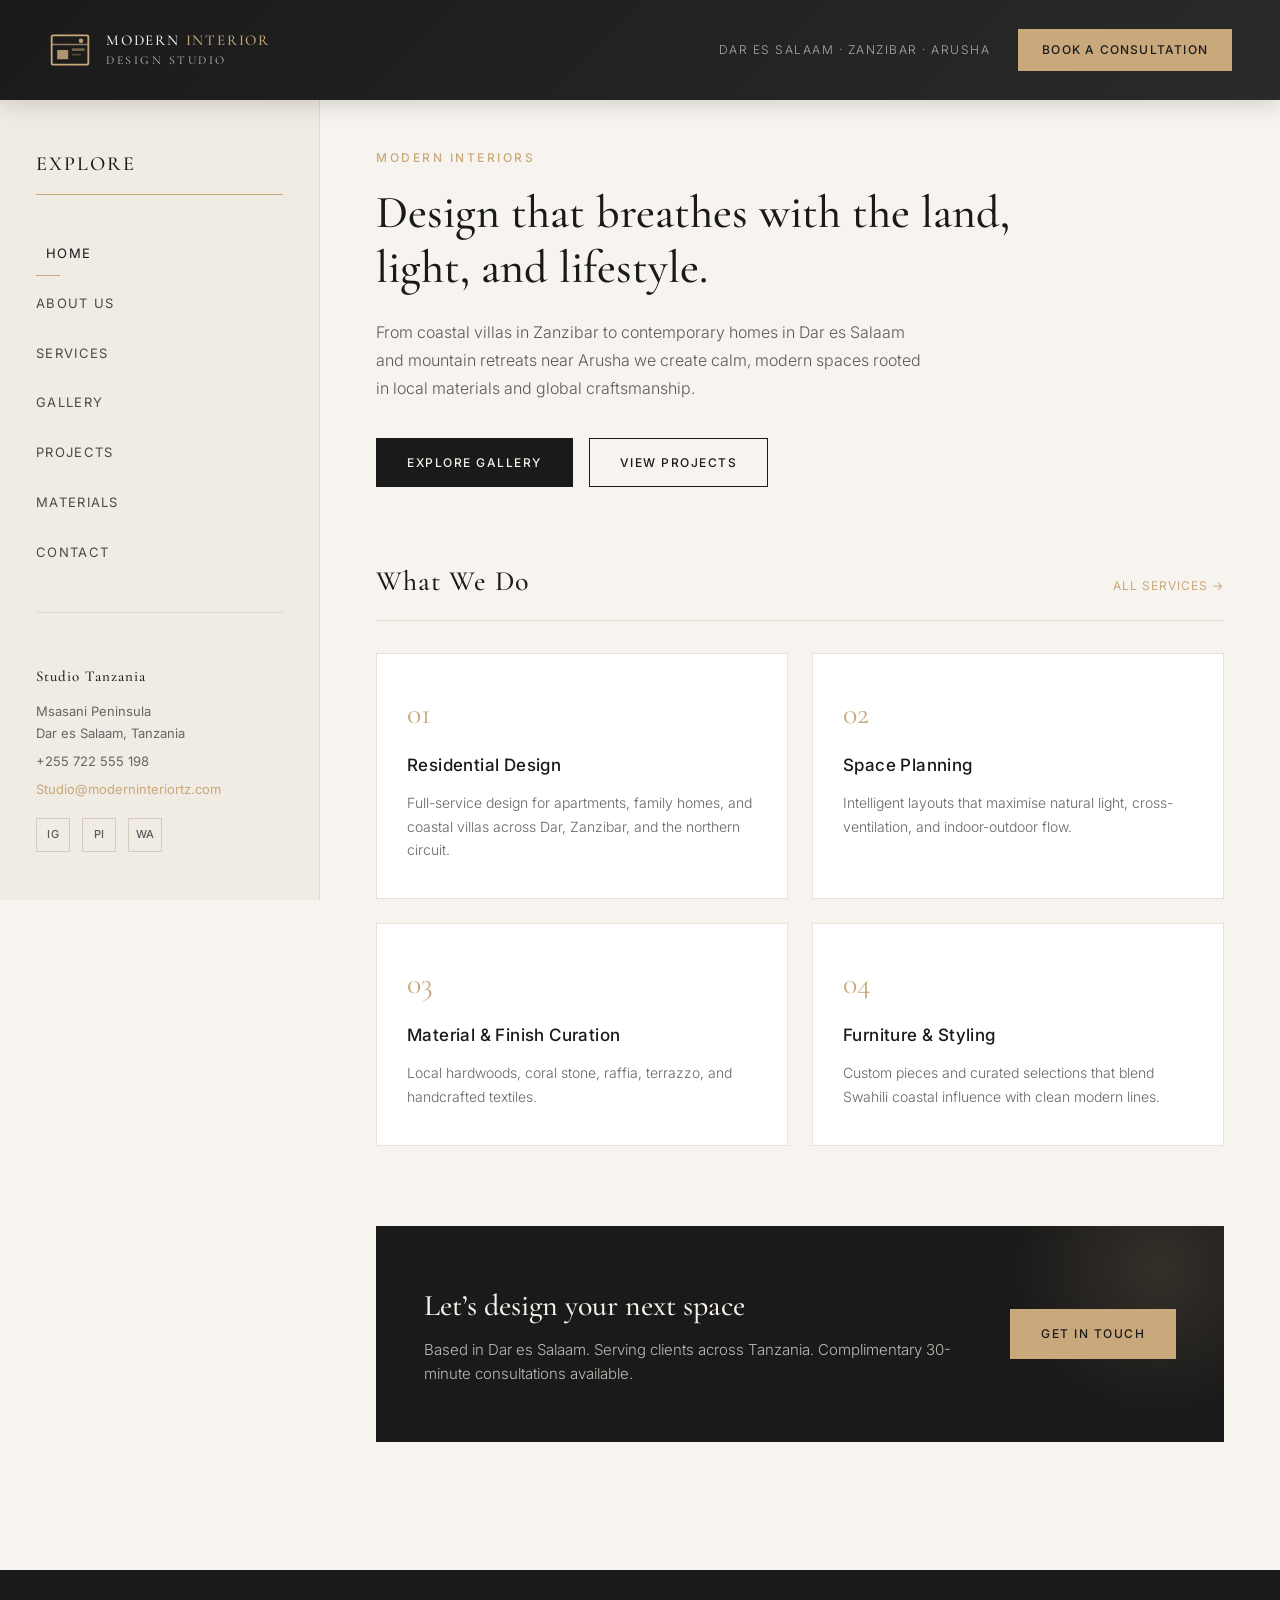
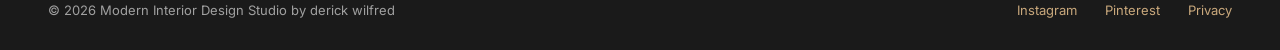
<file: index.html>
<!DOCTYPE html>
<html lang="en">
<head>
  <meta charset="UTF-8">
  <meta name="viewport" content="width=device-width, initial-scale=1.0">
  <title>Home · Modern Interior Design</title>
  <link rel="icon" type="image/png" sizes="32x32" href="favicon-32.png">
  <link rel="shortcut icon" href="favicon-32.png">
  <link rel="icon" type="image/svg+xml" href="favicon.svg">
  <link rel="apple-touch-icon" href="favicon.png">
  <link rel="preconnect" href="https://fonts.googleapis.com">
  <link rel="preconnect" href="https://fonts.gstatic.com" crossorigin>
  <link href="https://fonts.googleapis.com/css2?family=Cormorant+Garamond:wght@400;500;600;700&family=Inter:wght@300;400;500;600&display=swap" rel="stylesheet">
  <link rel="stylesheet" href="styles.css">
</head>
<body>
  <div class="container">
    <header class="header">
      <a href="index.html" class="logo">
        <svg class="logo-icon" viewBox="0 0 48 48" fill="none" xmlns="http://www.w3.org/2000/svg" aria-hidden="true">
          <rect x="4" y="8" width="40" height="32" rx="1.5" stroke="#c9a87c" stroke-width="2"/>
          <line x1="4" y1="18" x2="44" y2="18" stroke="#c9a87c" stroke-width="1.5" opacity="0.7"/>
          <rect x="10" y="24" width="12" height="10" rx="0.5" fill="#c9a87c" opacity="0.85"/>
          <rect x="26" y="22" width="14" height="3" rx="0.5" fill="#c9a87c" opacity="0.5"/>
          <rect x="26" y="28" width="10" height="2" rx="0.5" fill="#c9a87c" opacity="0.35"/>
          <circle cx="36" cy="14" r="2.5" fill="#c9a87c" opacity="0.9"/>
        </svg>
        <span class="logo-text">
          Modern <span>Interior</span><br>
          <em>Design Studio</em>
        </span>
      </a>
      <div class="header-right">
        <span class="header-tagline">Dar es Salaam · Zanzibar · Arusha</span>
        <a href="contact.html" class="header-cta">Book a Consultation</a>
      </div>
    </header>

    <div class="main">
      <aside class="menu">
        <div class="menu-title">Explore</div>
        <nav>
          <ul>
            <li><a href="index.html" class="nav-link active">Home</a></li>
            <li><a href="about.html" class="nav-link">About Us</a></li>
            <li><a href="services.html" class="nav-link">Services</a></li>
            <li><a href="gallery.html" class="nav-link">Gallery</a></li>
            <li><a href="portfolio.html" class="nav-link">Projects</a></li>
            <li><a href="materials.html" class="nav-link">Materials</a></li>
            <li><a href="contact.html" class="nav-link">Contact</a></li>
          </ul>
        </nav>

        <div class="menu-divider"></div>

        <div class="menu-info">
          <h4>Studio Tanzania</h4>
          <p>Msasani Peninsula<br>Dar es Salaam, Tanzania</p>
          <p>+255 722 555 198</p>
          <p><a href="mailto:Studio@moderninteriortz.com">Studio@moderninteriortz.com</a></p>
          <div class="menu-social">
            <a href="#" aria-label="Instagram">IG</a>
            <a href="#" aria-label="Pinterest">PI</a>
            <a href="#" aria-label="WhatsApp">WA</a>
          </div>
        </div>
      </aside>

      <main class="content">
        <section class="hero" id="home">
          <div class="hero-label">Modern Interiors</div>
          <h1>Design that breathes with the land, light, and lifestyle.</h1>
          <p>From coastal villas in Zanzibar to contemporary homes in Dar es Salaam and mountain retreats near Arusha we create calm, modern spaces rooted in local materials and global craftsmanship.</p>
          <div class="hero-actions">
            <a href="gallery.html" class="hero-btn">Explore Gallery</a>
            <a href="portfolio.html" class="hero-btn hero-btn-outline">View Projects</a>
          </div>
        </section>

        <section class="section">
          <div class="section-header">
            <h2>What We Do</h2>
            <a href="services.html">All Services →</a>
          </div>
          <div class="services-grid">
            <div class="service-card fade-in">
              <div class="service-number">01</div>
              <h3>Residential Design</h3>
              <p>Full-service design for apartments, family homes, and coastal villas across Dar, Zanzibar, and the northern circuit.</p>
            </div>
            <div class="service-card fade-in">
              <div class="service-number">02</div>
              <h3>Space Planning</h3>
              <p>Intelligent layouts that maximise natural light, cross-ventilation, and indoor-outdoor flow.</p>
            </div>
            <div class="service-card fade-in">
              <div class="service-number">03</div>
              <h3>Material & Finish Curation</h3>
              <p>Local hardwoods, coral stone, raffia, terrazzo, and handcrafted textiles.</p>
            </div>
            <div class="service-card fade-in">
              <div class="service-number">04</div>
              <h3>Furniture & Styling</h3>
              <p>Custom pieces and curated selections that blend Swahili coastal influence with clean modern lines.</p>
            </div>
          </div>
        </section>

        <section class="section">
          <div class="contact-teaser fade-in">
            <div>
              <h2>Let’s design your next space</h2>
              <p>Based in Dar es Salaam. Serving clients across Tanzania. Complimentary 30-minute consultations available.</p>
            </div>
            <a href="contact.html" class="hero-btn">Get in Touch</a>
          </div>
        </section>
      </main>
    </div>

    <footer class="footer">
      <div>© 2026 Modern Interior Design Studio by derick wilfred</div>
      <div>
        <a href="#">Instagram</a>
        <a href="#">Pinterest</a>
        <a href="#">Privacy</a>
      </div>
    </footer>
  </div>
  <script src="script.js"></script>
</body>
</html>
</file>
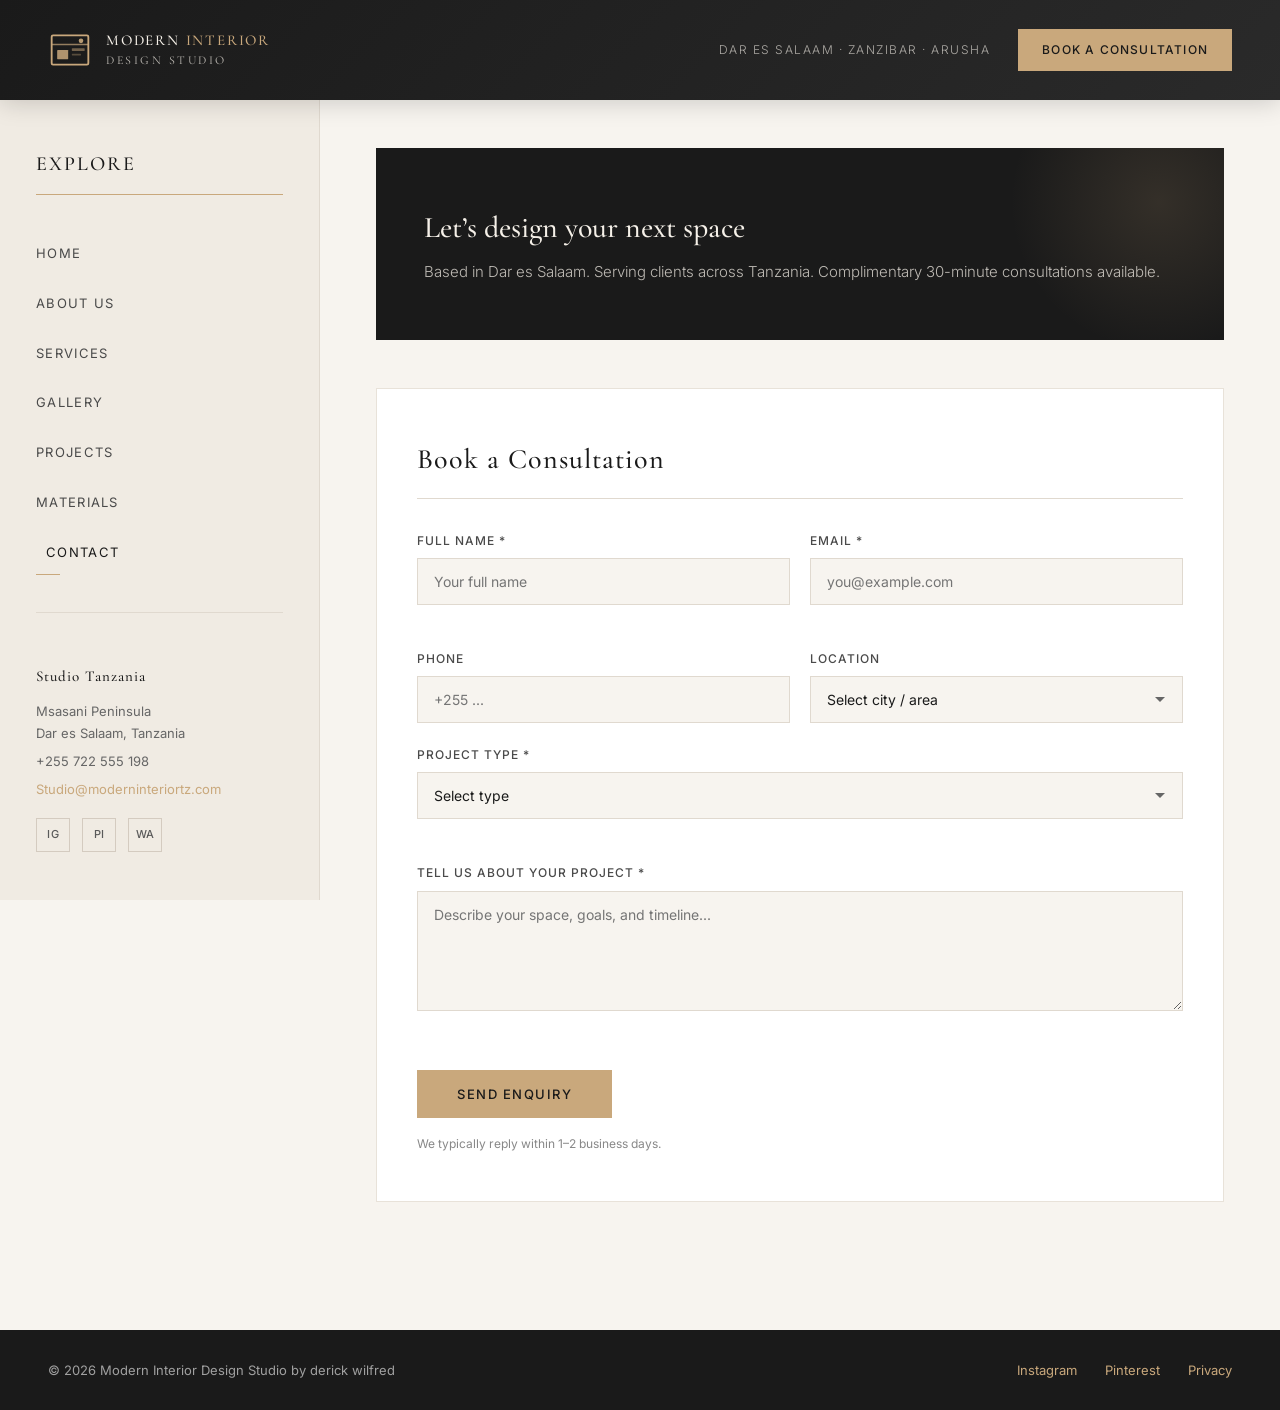
<file: contact.html>
<!DOCTYPE html>
<html lang="en">
<head>
  <meta charset="UTF-8">
  <meta name="viewport" content="width=device-width, initial-scale=1.0">
  <title>Contact · Modern Interior Design</title>
  <link rel="icon" type="image/png" sizes="32x32" href="favicon-32.png">
  <link rel="shortcut icon" href="favicon-32.png">
  <link rel="icon" type="image/svg+xml" href="favicon.svg">
  <link rel="apple-touch-icon" href="favicon.png">
  <link rel="preconnect" href="https://fonts.googleapis.com">
  <link rel="preconnect" href="https://fonts.gstatic.com" crossorigin>
  <link href="https://fonts.googleapis.com/css2?family=Cormorant+Garamond:wght@400;500;600;700&family=Inter:wght@300;400;500;600&display=swap" rel="stylesheet">
  <link rel="stylesheet" href="styles.css">
</head>
<body>
  <div class="container">
    <header class="header">
      <a href="index.html" class="logo">
        <svg class="logo-icon" viewBox="0 0 48 48" fill="none" xmlns="http://www.w3.org/2000/svg" aria-hidden="true">
          <rect x="4" y="8" width="40" height="32" rx="1.5" stroke="#c9a87c" stroke-width="2"/>
          <line x1="4" y1="18" x2="44" y2="18" stroke="#c9a87c" stroke-width="1.5" opacity="0.7"/>
          <rect x="10" y="24" width="12" height="10" rx="0.5" fill="#c9a87c" opacity="0.85"/>
          <rect x="26" y="22" width="14" height="3" rx="0.5" fill="#c9a87c" opacity="0.5"/>
          <rect x="26" y="28" width="10" height="2" rx="0.5" fill="#c9a87c" opacity="0.35"/>
          <circle cx="36" cy="14" r="2.5" fill="#c9a87c" opacity="0.9"/>
        </svg>
        <span class="logo-text">
          Modern <span>Interior</span><br>
          <em>Design Studio</em>
        </span>
      </a>
      <div class="header-right">
        <span class="header-tagline">Dar es Salaam · Zanzibar · Arusha</span>
        <a href="contact.html" class="header-cta">Book a Consultation</a>
      </div>
    </header>

    <div class="main">
      <aside class="menu">
        <div class="menu-title">Explore</div>
        <nav>
          <ul>
            <li><a href="index.html" class="nav-link">Home</a></li>
              <li><a href="about.html" class="nav-link">About Us</a></li>
            <li><a href="services.html" class="nav-link">Services</a></li>
            <li><a href="gallery.html" class="nav-link">Gallery</a></li>
            <li><a href="portfolio.html" class="nav-link">Projects</a></li>
            <li><a href="materials.html" class="nav-link">Materials</a></li>
            <li><a href="contact.html" class="nav-link active">Contact</a></li>
          </ul>
        </nav>
        <div class="menu-divider"></div>
        <div class="menu-info">
          <h4>Studio Tanzania</h4>
          <p>Msasani Peninsula<br>Dar es Salaam, Tanzania</p>
          <p>+255 722 555 198</p>
          <p><a href="mailto:Studio@moderninteriortz.com">Studio@moderninteriortz.com</a></p>
          <div class="menu-social">
            <a href="#" aria-label="Instagram">IG</a>
            <a href="#" aria-label="Pinterest">PI</a>
            <a href="#" aria-label="WhatsApp">WA</a>
          </div>
        </div>
      </aside>

      <main class="content">
        <section class="section" id="contact">
          <div class="contact-teaser fade-in">
            <div>
              <h2>Let’s design your next space</h2>
              <p>Based in Dar es Salaam. Serving clients across Tanzania. Complimentary 30-minute consultations available.</p>
            </div>
          </div>

          <div class="contact-form-wrap fade-in" id="contact-form">
            <div class="section-header">
              <h2>Book a Consultation</h2>
            </div>
            <form id="consultation-form" class="consultation-form" novalidate>
              <div class="form-row">
                <div class="form-group">
                  <label for="full-name">Full Name *</label>
                  <input type="text" id="full-name" name="fullName" required placeholder="Your full name">
                  <span class="error-msg" data-for="full-name"></span>
                </div>
                <div class="form-group">
                  <label for="email">Email *</label>
                  <input type="email" id="email" name="email" required placeholder="you@example.com">
                  <span class="error-msg" data-for="email"></span>
                </div>
              </div>
              <div class="form-row">
                <div class="form-group">
                  <label for="phone">Phone</label>
                  <input type="tel" id="phone" name="phone" placeholder="+255 ...">
                </div>
                <div class="form-group">
                  <label for="location">Location</label>
                  <select id="location" name="location">
                    <option value="">Select city / area</option>
                    <option value="dar">Dar es Salaam</option>
                    <option value="zanzibar">Zanzibar</option>
                     <option value="Dodoma">Dodoma</option>
                    <option value="arusha">Arusha</option>
                     <option value="mbeya">Mbeya</option>
                      <option value="mwanza">Mwanza</option>
                    <option value="other">Other</option>
                  </select>
                </div>
              </div>
              <div class="form-group">
                <label for="project-type">Project Type *</label>
                <select id="project-type" name="projectType" required>
                  <option value="">Select type</option>
                  <option value="residential">Residential Design</option>
                  <option value="renovation">Renovation & Styling</option>
                  <option value="hospitality">Hospitality / Commercial</option>
                  <option value="consultation">General Consultation</option>
                </select>
                <span class="error-msg" data-for="project-type"></span>
              </div>
              <div class="form-group">
                <label for="message">Tell us about your project *</label>
                <textarea id="message" name="message" rows="5" required placeholder="Describe your space, goals, and timeline..."></textarea>
                <span class="error-msg" data-for="message"></span>
              </div>
              <button type="submit" class="form-submit-btn" id="form-submit-btn">
                <span class="btn-text">Send Enquiry</span>
                <span class="btn-loading" hidden>Sending...</span>
              </button>
              <p class="form-note">We typically reply within 1–2 business days.</p>
            </form>

            <div class="form-success" id="form-success" hidden>
              <div class="success-icon">✓</div>
              <h3>Thank you!</h3>
              <p>Your consultation request has been received. We’ll be in touch shortly.</p>
              <button type="button" class="hero-btn" id="form-reset-btn">Send another message</button>
            </div>
          </div>
        </section>
      </main>
    </div>

    <footer class="footer">
      <div>© 2026 Modern Interior Design Studio by derick wilfred</div>
      <div>
        <a href="#">Instagram</a>
        <a href="#">Pinterest</a>
        <a href="#">Privacy</a>
      </div>
    </footer>
  </div>
  <script src="script.js"></script>
</body>
</html>
</file>
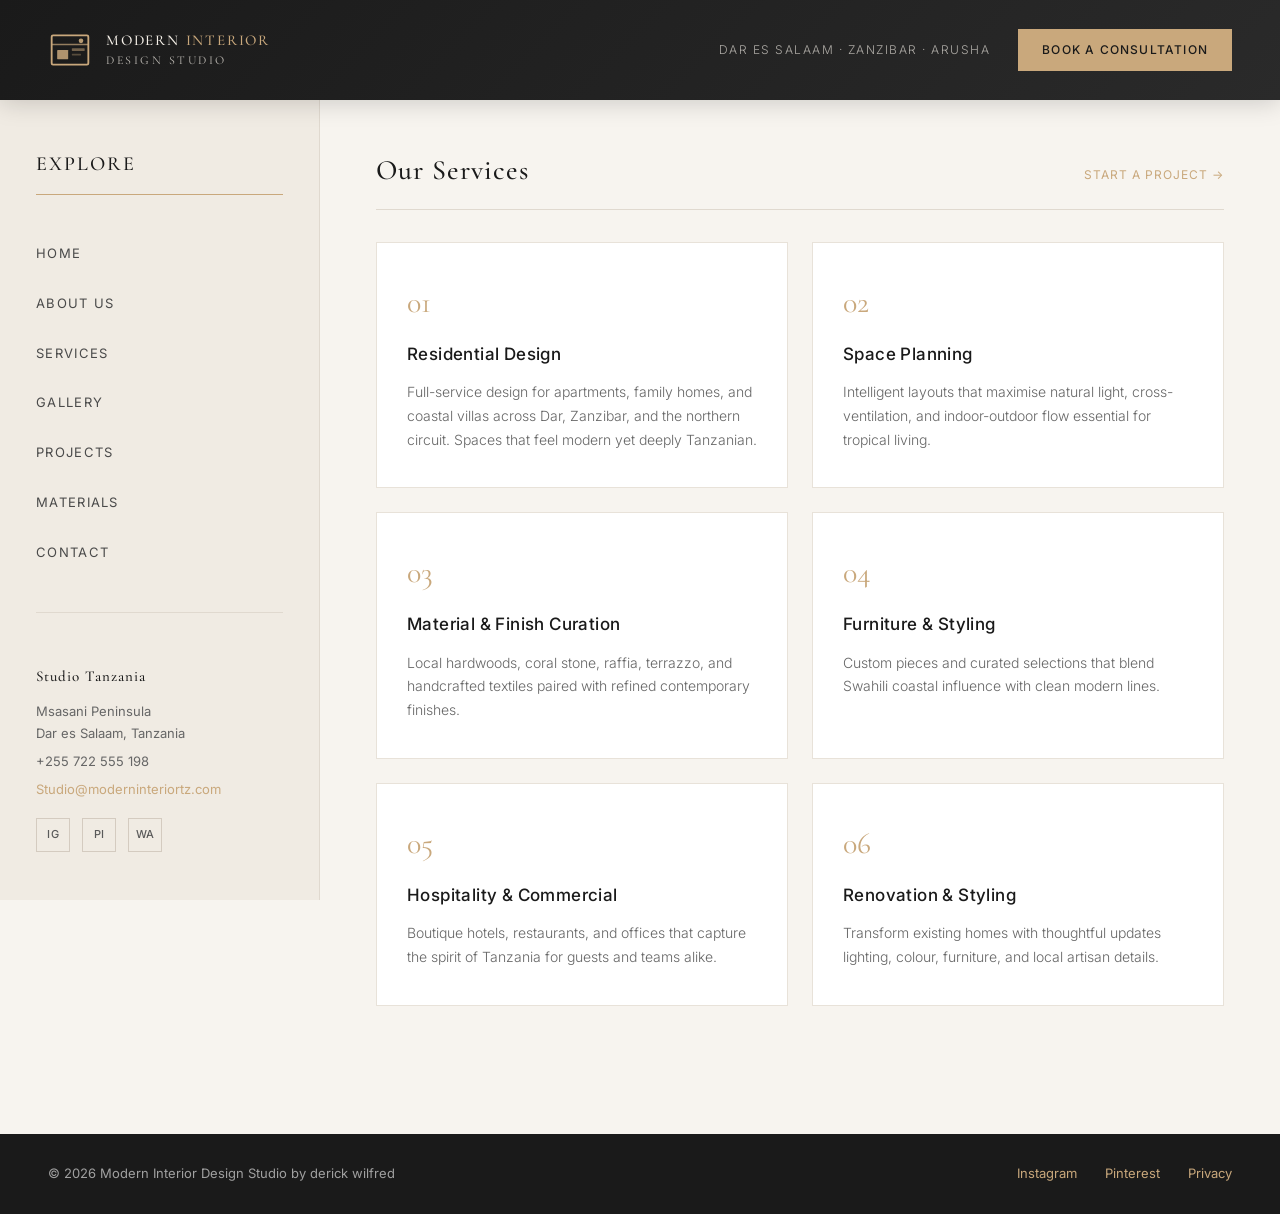
<file: Services.html>
<!DOCTYPE html>
<html lang="en">
<head>
  <meta charset="UTF-8">
  <meta name="viewport" content="width=device-width, initial-scale=1.0">
  <title>Services · Modern Interior Design</title>
  <link rel="icon" type="image/png" sizes="32x32" href="favicon-32.png">
  <link rel="shortcut icon" href="favicon-32.png">
  <link rel="icon" type="image/svg+xml" href="favicon.svg">
  <link rel="apple-touch-icon" href="favicon.png">
  <link rel="preconnect" href="https://fonts.googleapis.com">
  <link rel="preconnect" href="https://fonts.gstatic.com" crossorigin>
  <link href="https://fonts.googleapis.com/css2?family=Cormorant+Garamond:wght@400;500;600;700&family=Inter:wght@300;400;500;600&display=swap" rel="stylesheet">
  <link rel="stylesheet" href="styles.css">
</head>
<body>
  <div class="container">
    <header class="header">
      <a href="index.html" class="logo">
        <svg class="logo-icon" viewBox="0 0 48 48" fill="none" xmlns="http://www.w3.org/2000/svg" aria-hidden="true">
          <rect x="4" y="8" width="40" height="32" rx="1.5" stroke="#c9a87c" stroke-width="2"/>
          <line x1="4" y1="18" x2="44" y2="18" stroke="#c9a87c" stroke-width="1.5" opacity="0.7"/>
          <rect x="10" y="24" width="12" height="10" rx="0.5" fill="#c9a87c" opacity="0.85"/>
          <rect x="26" y="22" width="14" height="3" rx="0.5" fill="#c9a87c" opacity="0.5"/>
          <rect x="26" y="28" width="10" height="2" rx="0.5" fill="#c9a87c" opacity="0.35"/>
          <circle cx="36" cy="14" r="2.5" fill="#c9a87c" opacity="0.9"/>
        </svg>
        <span class="logo-text">
          Modern <span>Interior</span><br>
          <em>Design Studio</em>
        </span>
      </a>
      <div class="header-right">
        <span class="header-tagline">Dar es Salaam · Zanzibar · Arusha</span>
        <a href="contact.html" class="header-cta">Book a Consultation</a>
      </div>
    </header>

    <div class="main">
      <aside class="menu">
        <div class="menu-title">Explore</div>
        <nav>
          <ul>
            <li><a href="index.html" class="nav-link">Home</a></li>
             <li><a href="about.html" class="nav-link">About Us</a></li>
            <li><a href="services.html" class="nav-link active">Services</a></li>
            <li><a href="gallery.html" class="nav-link">Gallery</a></li>
            <li><a href="portfolio.html" class="nav-link">Projects</a></li>
            <li><a href="materials.html" class="nav-link">Materials</a></li>
            <li><a href="contact.html" class="nav-link">Contact</a></li>
          </ul>
        </nav>
        <div class="menu-divider"></div>
        <div class="menu-info">
          <h4>Studio Tanzania</h4>
          <p>Msasani Peninsula<br>Dar es Salaam, Tanzania</p>
          <p>+255 722 555 198</p>
          <p><a href="mailto:Studio@moderninteriortz.com">Studio@moderninteriortz.com</a></p>
          <div class="menu-social">
            <a href="#" aria-label="Instagram">IG</a>
            <a href="#" aria-label="Pinterest">PI</a>
            <a href="#" aria-label="WhatsApp">WA</a>
          </div>
        </div>
      </aside>

      <main class="content">
        <section class="section" id="services">
          <div class="section-header">
            <h2>Our Services</h2>
            <a href="contact.html">Start a Project →</a>
          </div>
          <div class="services-grid">
            <div class="service-card fade-in">
              <div class="service-number">01</div>
              <h3>Residential Design</h3>
              <p>Full-service design for apartments, family homes, and coastal villas across Dar, Zanzibar, and the northern circuit. Spaces that feel modern yet deeply Tanzanian.</p>
            </div>
            <div class="service-card fade-in">
              <div class="service-number">02</div>
              <h3>Space Planning</h3>
              <p>Intelligent layouts that maximise natural light, cross-ventilation, and indoor-outdoor flow essential for tropical living.</p>
            </div>
            <div class="service-card fade-in">
              <div class="service-number">03</div>
              <h3>Material & Finish Curation</h3>
              <p>Local hardwoods, coral stone, raffia, terrazzo, and handcrafted textiles paired with refined contemporary finishes.</p>
            </div>
            <div class="service-card fade-in">
              <div class="service-number">04</div>
              <h3>Furniture & Styling</h3>
              <p>Custom pieces and curated selections that blend Swahili coastal influence with clean modern lines.</p>
            </div>
            <div class="service-card fade-in">
              <div class="service-number">05</div>
              <h3>Hospitality & Commercial</h3>
              <p>Boutique hotels, restaurants, and offices that capture the spirit of Tanzania for guests and teams alike.</p>
            </div>
            <div class="service-card fade-in">
              <div class="service-number">06</div>
              <h3>Renovation & Styling</h3>
              <p>Transform existing homes with thoughtful updates lighting, colour, furniture, and local artisan details.</p>
            </div>
          </div>
        </section>
      </main>
    </div>

    <footer class="footer">
      <div>© 2026 Modern Interior Design Studio by derick wilfred</div>
      <div>
        <a href="#" aria-label="Instagram">Instagram</a>
        <a href="#">Pinterest</a>
        <a href="#">Privacy</a>
      </div>
    </footer>
  </div>
  <script src="script.js"></script>
</body>
</html>
</file>
<file: styles.css>
/* ===== RESET & BASE ===== */
* {
  margin: 0;
  padding: 0;
  box-sizing: border-box;
}

body {
  margin: 0;
  font-family: 'Inter', sans-serif;
  overflow-y: scroll;
  overflow-x: hidden;
  background: #f7f4ef;
  color: #2c2c2c;
  line-height: 1.6;
}

.container {
  display: flex;
  flex-direction: column;
  min-height: 100vh;
}

/* ===== HEADER ===== */
.header {
  background: linear-gradient(135deg, #1a1a1a 0%, #2a2a2a 100%);
  height: 100px;
  display: flex;
  justify-content: space-between;
  align-items: center;
  padding: 0 48px;
  color: #f5f0e8;
  position: sticky;
  top: 0;
  z-index: 100;
  box-shadow: 0 2px 24px rgba(0, 0, 0, 0.18);
}

.logo {
  display: flex;
  align-items: center;
  gap: 14px;
  text-decoration: none;
  color: #f5f0e8;
  transition: opacity 0.3s ease;
}

.logo:hover {
  opacity: 0.9;
}

.logo-icon {
  width: 44px;
  height: 44px;
  flex-shrink: 0;
  animation: logoFloat 4s ease-in-out infinite;
}

@keyframes logoFloat {
  0%, 100% { transform: translateY(0); }
  50% { transform: translateY(-2px); }
}

.logo-text {
  font-family: 'Cormorant Garamond', serif;
  font-size: 15px;
  font-weight: 500;
  letter-spacing: 1.8px;
  text-transform: uppercase;
  line-height: 1.25;
  font-style: normal;
}

.logo-text span {
  color: #c9a87c;
}

.logo-text em {
  font-style: normal;
  font-size: 12px;
  letter-spacing: 2.5px;
  opacity: 0.75;
  font-weight: 400;
}


.header-right {
  display: flex;
  align-items: center;
  gap: 28px;
}

.header-tagline {
  font-size: 12px;
  font-weight: 300;
  letter-spacing: 1.5px;
  text-transform: uppercase;
  opacity: 0.65;
}

.header-cta {
  background: #c9a87c;
  color: #1a1a1a;
  padding: 11px 24px;
  font-size: 12px;
  font-weight: 500;
  letter-spacing: 1.2px;
  text-transform: uppercase;
  text-decoration: none;
  transition: all 0.35s ease;
  position: relative;
  overflow: hidden;
}

.header-cta::after {
  content: '';
  position: absolute;
  inset: 0;
  background: #b8956a;
  transform: translateX(-101%);
  transition: transform 0.35s ease;
  z-index: -1;
}

.header-cta:hover::after {
  transform: translateX(0);
}

.header-cta:hover {
  color: #1a1a1a;
}

/* ===== MAIN ===== */
.main {
  flex: 1;
  display: flex;
}

/* ===== SIDE MENU ===== */
.menu {
  background: #f0ebe3;
  width: 25%;
  min-height: calc(100vh - 180px);
  height: calc(100vh - 100px);
  padding: 48px 36px;
  display: flex;
  flex-direction: column;
  border-right: 1px solid #e0d9cf;
  position: sticky;
  top: 100px; /* sits below the sticky header */
  align-self: flex-start;
  overflow-y: auto;
  z-index: 50;
}

.menu-title {
  font-family: 'Cormorant Garamond', serif;
  font-size: 20px;
  font-weight: 500;
  letter-spacing: 2px;
  text-transform: uppercase;
  color: #1a1a1a;
  margin-bottom: 36px;
  padding-bottom: 14px;
  border-bottom: 1px solid #c9a87c;
}

.menu nav ul {
  list-style: none;
}

.menu nav li {
  margin-bottom: 4px;
  opacity: 0;
  transform: translateX(-12px);
  animation: menuSlideIn 0.5s ease forwards;
}

.menu nav li:nth-child(1) { animation-delay: 0.05s; }
.menu nav li:nth-child(2) { animation-delay: 0.1s; }
.menu nav li:nth-child(3) { animation-delay: 0.15s; }
.menu nav li:nth-child(4) { animation-delay: 0.2s; }
.menu nav li:nth-child(5) { animation-delay: 0.25s; }
.menu nav li:nth-child(6) { animation-delay: 0.3s; }
.menu nav li:nth-child(7) { animation-delay: 0.35s; }
.menu nav li:nth-child(8) { animation-delay: 0.4s; }

@keyframes menuSlideIn {
  to {
    opacity: 1;
    transform: translateX(0);
  }
}

.menu nav a {
  display: block;
  padding: 12px 0;
  font-size: 13px;
  font-weight: 400;
  letter-spacing: 1.3px;
  text-transform: uppercase;
  color: #4a4a4a;
  text-decoration: none;
  border-bottom: 1px solid transparent;
  transition: all 0.3s cubic-bezier(0.22, 1, 0.36, 1);
  position: relative;
}

.menu nav a::before {
  content: '';
  position: absolute;
  left: 0;
  bottom: 0;
  width: 0;
  height: 1px;
  background: #c9a87c;
  transition: width 0.3s ease;
}

.menu nav a:hover,
.menu nav a.active {
  color: #1a1a1a;
  padding-left: 10px;
}

.menu nav a:hover::before,
.menu nav a.active::before {
  width: 24px;
}

.menu-divider {
  height: 1px;
  background: #e0d9cf;
  margin: 32px 0;
}

.menu-info {
  margin-top: auto;
}

.menu-info h4 {
  font-family: 'Cormorant Garamond', serif;
  font-size: 15px;
  font-weight: 500;
  letter-spacing: 1px;
  margin-bottom: 12px;
  color: #1a1a1a;
}

.menu-info p {
  font-size: 13px;
  color: #666;
  line-height: 1.7;
  margin-bottom: 6px;
}

.menu-info a {
  color: #c9a87c;
  text-decoration: none;
  font-size: 13px;
  transition: color 0.25s;
}

.menu-info a:hover {
  color: #a88b5c;
}

.menu-social {
  display: flex;
  gap: 12px;
  margin-top: 18px;
}

.menu-social a {
  width: 34px;
  height: 34px;
  border: 1px solid #d4cbc0;
  display: flex;
  align-items: center;
  justify-content: center;
  font-size: 11px;
  font-weight: 500;
  letter-spacing: 0.5px;
  color: #5a5a5a;
  transition: all 0.3s ease;
}

.menu-social a:hover {
  background: #1a1a1a;
  border-color: #1a1a1a;
  color: #c9a87c;
}

/* ===== CONTENT ===== */
.content {
  background: #f7f4ef;
  flex: 1;
  min-height: calc(100vh - 180px);
  padding: 48px 56px;
}

/* Hero */
.hero {
  margin-bottom: 72px;
  opacity: 0;
  animation: heroFade 1s ease 0.2s forwards;
}

@keyframes heroFade {
  to { opacity: 1; }
}

.hero-label {
  font-size: 12px;
  font-weight: 500;
  letter-spacing: 2.5px;
  text-transform: uppercase;
  color: #c9a87c;
  margin-bottom: 18px;
}

.hero h1 {
  font-family: 'Cormorant Garamond', serif;
  font-size: 46px;
  font-weight: 500;
  line-height: 1.2;
  color: #1a1a1a;
  margin-bottom: 22px;
  max-width: 640px;
}

.hero p {
  font-size: 16px;
  color: #5a5a5a;
  max-width: 560px;
  margin-bottom: 36px;
  font-weight: 300;
  line-height: 1.75;
}

.hero-actions {
  display: flex;
  gap: 16px;
  flex-wrap: wrap;
}

.hero-btn {
  display: inline-block;
  background: #1a1a1a;
  color: #f5f0e8;
  padding: 14px 30px;
  font-size: 12px;
  font-weight: 500;
  letter-spacing: 1.5px;
  text-transform: uppercase;
  text-decoration: none;
  transition: all 0.35s ease;
  border: 1px solid #1a1a1a;
}

.hero-btn:hover {
  background: #333;
  transform: translateY(-2px);
  box-shadow: 0 8px 20px rgba(0,0,0,0.12);
}

.hero-btn-outline {
  background: transparent;
  color: #1a1a1a;
}

.hero-btn-outline:hover {
  background: #1a1a1a;
  color: #f5f0e8;
}

/* Sections */
.section {
  margin-bottom: 80px;
}

.section-header {
  display: flex;
  justify-content: space-between;
  align-items: baseline;
  margin-bottom: 32px;
  padding-bottom: 16px;
  border-bottom: 1px solid #e0d9cf;
}

.section-header h2 {
  font-family: 'Cormorant Garamond', serif;
  font-size: 28px;
  font-weight: 500;
  letter-spacing: 1px;
  color: #1a1a1a;
}

.section-header a,
.gallery-filter-hint {
  font-size: 12px;
  color: #c9a87c;
  text-decoration: none;
  letter-spacing: 1px;
  text-transform: uppercase;
}

/* Services Grid */
.services-grid {
  display: grid;
  grid-template-columns: repeat(2, 1fr);
  gap: 24px;
}

.service-card {
  background: #fff;
  padding: 36px 30px;
  border: 1px solid #e8e2d9;
  transition: all 0.4s cubic-bezier(0.22, 1, 0.36, 1);
  position: relative;
  overflow: hidden;
}

.service-card::before {
  content: '';
  position: absolute;
  top: 0;
  left: 0;
  width: 3px;
  height: 0;
  background: #c9a87c;
  transition: height 0.4s ease;
}

.service-card:hover {
  box-shadow: 0 16px 48px rgba(0, 0, 0, 0.07);
  transform: translateY(-6px);
}

.service-card:hover::before {
  height: 100%;
}

.service-number {
  font-family: 'Cormorant Garamond', serif;
  font-size: 30px;
  color: #c9a87c;
  margin-bottom: 14px;
  font-weight: 400;
  transition: transform 0.35s ease;
}

.service-card:hover .service-number {
  transform: scale(1.08);
}

.service-card h3 {
  font-size: 17px;
  font-weight: 500;
  margin-bottom: 12px;
  color: #1a1a1a;
  letter-spacing: 0.4px;
}

.service-card p {
  font-size: 14px;
  color: #666;
  font-weight: 300;
  line-height: 1.7;
}

/* Gallery */
.gallery-grid {
  display: grid;
  grid-template-columns: repeat(4, 1fr);
  gap: 16px;
}

.gallery-item {
  position: relative;
  overflow: hidden;
  aspect-ratio: 1;
  cursor: pointer;
  background: #e8e2d9;
}

.gallery-item img {
  width: 100%;
  height: 100%;
  object-fit: cover;
  display: block;
  transition: transform 0.7s cubic-bezier(0.22, 1, 0.36, 1), filter 0.4s ease;
}

.gallery-item:hover img {
  transform: scale(1.1);
  filter: brightness(0.75);
}

.gallery-caption {
  position: absolute;
  bottom: 0;
  left: 0;
  right: 0;
  padding: 20px 16px;
  background: linear-gradient(transparent, rgba(20,20,20,0.9));
  color: #f5f0e8;
  transform: translateY(100%);
  transition: transform 0.4s cubic-bezier(0.22, 1, 0.36, 1);
}

.gallery-item:hover .gallery-caption {
  transform: translateY(0);
}

.gallery-caption h4 {
  font-family: 'Cormorant Garamond', serif;
  font-size: 16px;
  font-weight: 500;
  margin-bottom: 2px;
}

.gallery-caption span {
  font-size: 11px;
  letter-spacing: 1px;
  text-transform: uppercase;
  opacity: 0.75;
}

/* Portfolio */
.portfolio-grid {
  display: grid;
  grid-template-columns: repeat(2, 1fr);
  gap: 24px;
}

.portfolio-item {
  position: relative;
  overflow: hidden;
  background: #e8e2d9;
  aspect-ratio: 4 / 3;
}

.portfolio-item img {
  width: 100%;
  height: 100%;
  object-fit: cover;
  display: block;
  transition: transform 0.6s cubic-bezier(0.22, 1, 0.36, 1);
}

.portfolio-item:hover img {
  transform: scale(1.06);
}

.portfolio-overlay {
  position: absolute;
  bottom: 0;
  left: 0;
  right: 0;
  padding: 28px 24px;
  background: linear-gradient(transparent, rgba(20,20,20,0.88));
  color: #f5f0e8;
  transform: translateY(12px);
  opacity: 0.95;
  transition: transform 0.4s ease;
}

.portfolio-item:hover .portfolio-overlay {
  transform: translateY(0);
}

.portfolio-overlay h4 {
  font-family: 'Cormorant Garamond', serif;
  font-size: 20px;
  font-weight: 500;
  margin-bottom: 4px;
}

.portfolio-overlay span {
  font-size: 12px;
  letter-spacing: 1px;
  text-transform: uppercase;
  opacity: 0.8;
}

/* Process */
.process-timeline {
  display: grid;
  grid-template-columns: repeat(4, 1fr);
  gap: 24px;
  position: relative;
}

.process-timeline::before {
  content: '';
  position: absolute;
  top: 28px;
  left: 8%;
  right: 8%;
  height: 1px;
  background: linear-gradient(90deg, transparent, #c9a87c, transparent);
  z-index: 0;
}

.process-step {
  text-align: center;
  position: relative;
  z-index: 1;
  padding: 0 8px;
}

.process-num {
  width: 56px;
  height: 56px;
  border-radius: 50%;
  background: #fff;
  border: 1.5px solid #c9a87c;
  display: flex;
  align-items: center;
  justify-content: center;
  font-family: 'Cormorant Garamond', serif;
  font-size: 18px;
  color: #c9a87c;
  margin: 0 auto 20px;
  transition: all 0.4s ease;
}

.process-step:hover .process-num {
  background: #c9a87c;
  color: #1a1a1a;
  transform: scale(1.1);
  box-shadow: 0 8px 24px rgba(201, 168, 124, 0.35);
}

.process-step h3 {
  font-size: 16px;
  font-weight: 500;
  margin-bottom: 10px;
  color: #1a1a1a;
  letter-spacing: 0.5px;
}

.process-step p {
  font-size: 13px;
  color: #666;
  font-weight: 300;
  line-height: 1.65;
}

/* About */
.about-block {
  display: grid;
  grid-template-columns: 1fr 1fr;
  gap: 48px;
  align-items: center;
}

.about-text h2 {
  font-family: 'Cormorant Garamond', serif;
  font-size: 28px;
  font-weight: 500;
  margin-bottom: 20px;
  color: #1a1a1a;
}

.about-text p {
  font-size: 15px;
  color: #5a5a5a;
  font-weight: 300;
  margin-bottom: 16px;
  line-height: 1.8;
}

.about-stats {
  display: flex;
  gap: 40px;
  margin-top: 32px;
}

.stat h3 {
  font-family: 'Cormorant Garamond', serif;
  font-size: 36px;
  color: #c9a87c;
  font-weight: 500;
}

.stat p {
  font-size: 12px;
  letter-spacing: 1px;
  text-transform: uppercase;
  color: #888;
  margin-top: 4px;
}

.about-image {
  background: #e8e2d9;
  aspect-ratio: 4 / 5;
  overflow: hidden;
}

.about-image img {
  width: 100%;
  height: 100%;
  object-fit: cover;
  transition: transform 0.8s ease;
}

.about-image:hover img {
  transform: scale(1.05);
}

/* Materials */
.materials-intro {
  font-size: 15px;
  color: #5a5a5a;
  font-weight: 300;
  max-width: 640px;
  margin-bottom: 32px;
  line-height: 1.75;
}

.materials-grid {
  display: grid;
  grid-template-columns: repeat(2, 1fr);
  gap: 24px;
}

.material-card {
  background: #fff;
  border: 1px solid #e8e2d9;
  overflow: hidden;
  transition: all 0.4s ease;
}

.material-card:hover {
  transform: translateY(-6px);
  box-shadow: 0 16px 40px rgba(0,0,0,0.07);
}

.material-card img {
  width: 100%;
  height: 200px;
  object-fit: cover;
  display: block;
  transition: transform 0.6s ease;
}

.material-card:hover img {
  transform: scale(1.05);
}

.material-info {
  padding: 24px 22px;
}

.material-info h3 {
  font-size: 17px;
  font-weight: 500;
  color: #1a1a1a;
  margin-bottom: 10px;
  letter-spacing: 0.3px;
}

.material-info p {
  font-size: 14px;
  color: #666;
  font-weight: 300;
  line-height: 1.7;
}

/* Testimonials */
.testimonials-grid {

  display: grid;
  grid-template-columns: repeat(3, 1fr);
  gap: 24px;
}

.testimonial-card {
  background: #fff;
  padding: 36px 28px;
  border: 1px solid #e8e2d9;
  transition: all 0.4s ease;
  position: relative;
}

.testimonial-card::before {
  content: '"';
  font-family: 'Cormorant Garamond', serif;
  font-size: 64px;
  color: #c9a87c;
  opacity: 0.25;
  position: absolute;
  top: 12px;
  left: 20px;
  line-height: 1;
}

.testimonial-card:hover {
  transform: translateY(-6px);
  box-shadow: 0 16px 40px rgba(0,0,0,0.06);
}

.testimonial-text {
  font-size: 14px;
  color: #4a4a4a;
  font-weight: 300;
  line-height: 1.75;
  margin-bottom: 24px;
  position: relative;
  z-index: 1;
}

.testimonial-author strong {
  display: block;
  font-size: 14px;
  color: #1a1a1a;
  margin-bottom: 2px;
}

.testimonial-author span {
  font-size: 12px;
  color: #888;
  letter-spacing: 0.5px;
}

/* Contact Teaser */
.contact-teaser {
  background: #1a1a1a;
  color: #f5f0e8;
  padding: 56px 48px;
  display: flex;
  justify-content: space-between;
  align-items: center;
  gap: 40px;
  position: relative;
  overflow: hidden;
}

.contact-teaser::before {
  content: '';
  position: absolute;
  top: -50%;
  right: -10%;
  width: 300px;
  height: 300px;
  background: radial-gradient(circle, rgba(201,168,124,0.15) 0%, transparent 70%);
  pointer-events: none;
}

.contact-teaser h2 {
  font-family: 'Cormorant Garamond', serif;
  font-size: 30px;
  font-weight: 500;
  margin-bottom: 8px;
}

.contact-teaser p {
  font-size: 15px;
  opacity: 0.75;
  font-weight: 300;
}

.contact-teaser .hero-btn {
  background: #c9a87c;
  color: #1a1a1a;
  border-color: #c9a87c;
  white-space: nowrap;
  z-index: 1;
}

.contact-teaser .hero-btn:hover {
  background: #b8956a;
  border-color: #b8956a;
}

/* ===== FOOTER ===== */
.footer {
  background: #1a1a1a;
  height: 80px;
  display: flex;
  justify-content: space-between;
  align-items: center;
  padding: 0 48px;
  color: #a0a0a0;
  font-size: 13px;
}

.footer a {
  color: #c9a87c;
  text-decoration: none;
  margin-left: 24px;
  transition: color 0.25s;
}

.footer a:hover {
  color: #e0c9a0;
}

/* ===== FADE-IN ===== */
.fade-in {
  opacity: 0;
  transform: translateY(28px);
  transition: opacity 0.7s cubic-bezier(0.22, 1, 0.36, 1), transform 0.7s cubic-bezier(0.22, 1, 0.36, 1);
}

.fade-in.visible {
  opacity: 1;
  transform: translateY(0);
}

/* ===== LIGHTBOX ===== */
.lightbox {
  position: fixed;
  inset: 0;
  background: rgba(10, 10, 10, 0.94);
  z-index: 1000;
  display: flex;
  align-items: center;
  justify-content: center;
  opacity: 0;
  visibility: hidden;
  transition: opacity 0.35s ease, visibility 0.35s ease;
}

.lightbox.open {
  opacity: 1;
  visibility: visible;
}

.lightbox-content {
  max-width: 90vw;
  max-height: 85vh;
  text-align: center;
  transform: scale(0.92);
  transition: transform 0.4s cubic-bezier(0.22, 1, 0.36, 1);
}

.lightbox.open .lightbox-content {
  transform: scale(1);
}

.lightbox-content img {
  max-width: 100%;
  max-height: 75vh;
  object-fit: contain;
  border-radius: 2px;
  box-shadow: 0 20px 60px rgba(0,0,0,0.4);
}

.lightbox-caption {
  color: #e0d9cf;
  margin-top: 16px;
  font-size: 14px;
  letter-spacing: 0.5px;
}

.lightbox-close,
.lightbox-prev,
.lightbox-next {
  position: absolute;
  background: transparent;
  border: none;
  color: #f5f0e8;
  font-size: 36px;
  cursor: pointer;
  transition: color 0.25s, transform 0.25s;
  line-height: 1;
  z-index: 1001;
}

.lightbox-close {
  top: 24px;
  right: 32px;
  font-size: 42px;
}

.lightbox-prev {
  left: 28px;
  top: 50%;
  transform: translateY(-50%);
}

.lightbox-next {
  right: 28px;
  top: 50%;
  transform: translateY(-50%);
}

.lightbox-close:hover,
.lightbox-prev:hover,
.lightbox-next:hover {
  color: #c9a87c;
}

.lightbox-prev:hover {
  transform: translateY(-50%) translateX(-4px);
}

.lightbox-next:hover {
  transform: translateY(-50%) translateX(4px);
}

/* ===== RESPONSIVE ===== */
@media (max-width: 1200px) {
  .gallery-grid {
    grid-template-columns: repeat(3, 1fr);
  }
  .process-timeline {
    grid-template-columns: repeat(2, 1fr);
  }
  .process-timeline::before {
    display: none;
  }
  .testimonials-grid {
    grid-template-columns: 1fr 1fr;
  }
  .materials-grid {
    grid-template-columns: 1fr 1fr;
  }
}


@media (max-width: 1100px) {
  .services-grid,
  .portfolio-grid,
  .about-block {
    grid-template-columns: 1fr;
  }
  .menu {
    width: 30%;
  }
  .content {
    padding: 40px 32px;
  }
  .gallery-grid {
    grid-template-columns: repeat(2, 1fr);
  }
}

@media (max-width: 768px) {
  .main {
    flex-direction: column;
  }
  .menu {
    width: 100%;
    min-height: auto;
    height: auto;
    padding: 32px 24px;
    position: relative; /* disable sticky on mobile */
    top: auto;
    overflow-y: visible;
  }
  .content {
    padding: 32px 24px;
  }
  .header {
    padding: 16px 24px;
    height: auto;
    min-height: 80px;
    flex-wrap: wrap;
    gap: 12px;
  }
  .logo-icon {
    width: 36px;
    height: 36px;
  }
  .logo-text {
    font-size: 13px;
  }
  .logo-text em {
    font-size: 10px;
  }

  .hero h1 {
    font-size: 32px;
  }
  .gallery-grid {
    grid-template-columns: 1fr 1fr;
    gap: 10px;
  }
  .process-timeline,
  .testimonials-grid,
  .materials-grid {
    grid-template-columns: 1fr;
  }

  .contact-teaser {
    flex-direction: column;
    text-align: center;
    padding: 40px 24px;
  }
  .footer {
    flex-direction: column;
    height: auto;
    padding: 24px;
    gap: 12px;
    text-align: center;
  }
  .footer a {
    margin-left: 12px;
  }
  .lightbox-prev,
  .lightbox-next {
    font-size: 28px;
  }
  .lightbox-prev { left: 12px; }
  .lightbox-next { right: 12px; }

  .form-row {
    grid-template-columns: 1fr;
  }

  .contact-form-wrap {
    padding: 32px 24px;
  }
}

/* ===== CONTACT FORM ===== */
.contact-form-wrap {
  margin-top: 48px;
  background: #fff;
  border: 1px solid #e8e2d9;
  padding: 48px 40px;
}

.consultation-form .form-row {
  display: grid;
  grid-template-columns: 1fr 1fr;
  gap: 20px;
}

.form-group {
  margin-bottom: 22px;
}

.form-group label {
  display: block;
  font-size: 12px;
  font-weight: 500;
  letter-spacing: 1px;
  text-transform: uppercase;
  color: #4a4a4a;
  margin-bottom: 8px;
}

.form-group input,
.form-group select,
.form-group textarea {
  width: 100%;
  padding: 14px 16px;
  font-family: 'Inter', sans-serif;
  font-size: 14px;
  color: #1a1a1a;
  background: #f7f4ef;
  border: 1px solid #e0d9cf;
  outline: none;
  transition: border-color 0.25s ease, box-shadow 0.25s ease;
  appearance: none;
  border-radius: 0;
}

.form-group input:focus,
.form-group select:focus,
.form-group textarea:focus {
  border-color: #c9a87c;
  box-shadow: 0 0 0 3px rgba(201, 168, 124, 0.18);
  background: #fff;
}

.form-group input.error,
.form-group select.error,
.form-group textarea.error {
  border-color: #c45c4a;
}

.form-group textarea {
  resize: vertical;
  min-height: 120px;
}

.form-group select {
  cursor: pointer;
  background-image: url("data:image/svg+xml,%3Csvg xmlns='http://www.w3.org/2000/svg' width='12' height='8' viewBox='0 0 12 8'%3E%3Cpath fill='%23666' d='M1 1l5 5 5-5'/%3E%3C/svg%3E");
  background-repeat: no-repeat;
  background-position: right 16px center;
  padding-right: 40px;
}

.error-msg {
  display: block;
  font-size: 12px;
  color: #c45c4a;
  margin-top: 6px;
  min-height: 16px;
}

.form-submit-btn {
  display: inline-flex;
  align-items: center;
  justify-content: center;
  background: #c9a87c;
  color: #1a1a1a;
  border: none;
  padding: 16px 40px;
  font-family: 'Inter', sans-serif;
  font-size: 13px;
  font-weight: 500;
  letter-spacing: 1.5px;
  text-transform: uppercase;
  cursor: pointer;
  transition: all 0.35s ease;
  margin-top: 8px;
}

.form-submit-btn:hover {
  background: #b8956a;
  transform: translateY(-2px);
  box-shadow: 0 8px 24px rgba(201, 168, 124, 0.35);
}

.form-submit-btn:disabled {
  opacity: 0.7;
  cursor: not-allowed;
  transform: none;
  box-shadow: none;
}

.form-note {
  font-size: 12px;
  color: #888;
  margin-top: 16px;
}

.form-success {
  text-align: center;
  padding: 48px 24px;
}

.success-icon {
  width: 64px;
  height: 64px;
  border-radius: 50%;
  background: #c9a87c;
  color: #1a1a1a;
  font-size: 28px;
  display: flex;
  align-items: center;
  justify-content: center;
  margin: 0 auto 24px;
  animation: successPop 0.5s cubic-bezier(0.22, 1, 0.36, 1);
}

@keyframes successPop {
  0% { transform: scale(0); opacity: 0; }
  100% { transform: scale(1); opacity: 1; }
}

.form-success h3 {
  font-family: 'Cormorant Garamond', serif;
  font-size: 28px;
  font-weight: 500;
  color: #1a1a1a;
  margin-bottom: 12px;
}

.form-success p {
  font-size: 15px;
  color: #5a5a5a;
  margin-bottom: 28px;
  font-weight: 300;
}
</file>
